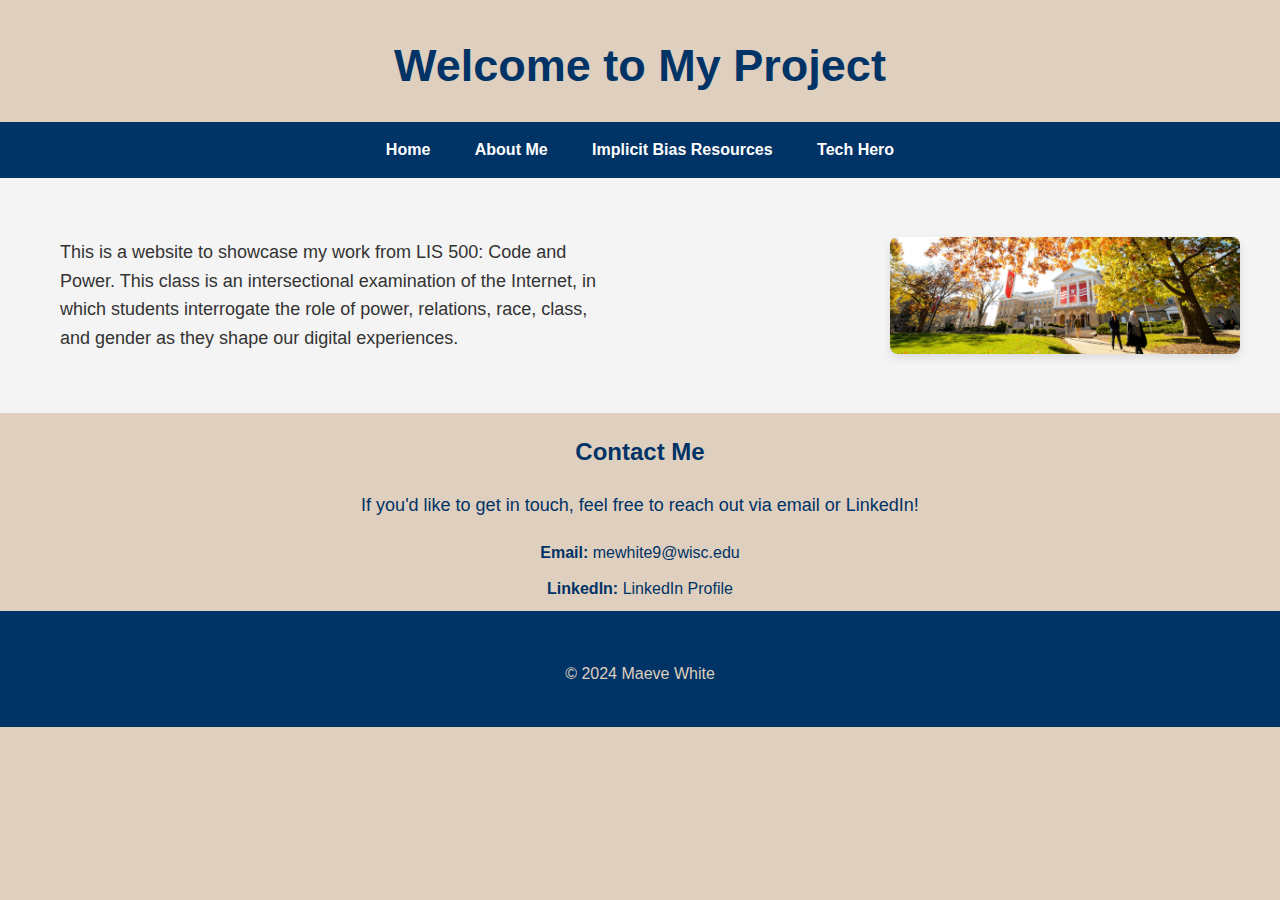
<file: index.html>
<!DOCTYPE html>
<html lang="en">
<head>
    <meta charset="UTF-8">
    <meta name="viewport" content="width=device-width, initial-scale=1.0">
    <title>Welcome to My Website</title>
    <link rel="stylesheet" href="stylepage.css">
</head>
<body>
    <h1>Welcome to My Project</h1>

    <!-- This list should be on every page-->
    <nav>
        <ul>
            <li><a href="index.html">Home</a></li>
            <li><a href="about.html">About Me</a></li>
            <li><a href="resources.html">Implicit Bias Resources</a></li>
            <li><a href="hero.html">Tech Hero</a></li>
        </ul>
    </nav>
    <section id="home">
        <div class="home-content">
            <div class="text-content">
                <p>This is a website to showcase my work from LIS 500: Code and Power.
                This class is an intersectional examination of the Internet, in which students
                interrogate the role of power, relations, race, class, and gender as they shape
                our digital experiences.</p>
            </div>
            <div class="image-content">
                <img src="bascom-fall.jpg" alt="UW Madison" class="lis-image">
            </div>
        </div>
    </section>


      <!--took out phone number-->

    <section id="contact">
        <h2>Contact Me</h2>
        <p>If you'd like to get in touch, feel free to reach out via email or LinkedIn! </p>
        <ul>
            <li><strong>Email:</strong> <a href="mailto:mewhite9@wisc.edu">mewhite9@wisc.edu</a></li>
            <li><strong>LinkedIn:</strong> <a href="https://www.linkedin.com/in/maevewhite2003/" target="_blank">LinkedIn Profile</a></li>
        </ul>
    </section>
    <footer>
        <div class="footer-content">
            <p>&copy; 2024 Maeve White</p>
        </div>
    </footer>
</body>
</html>
</file>
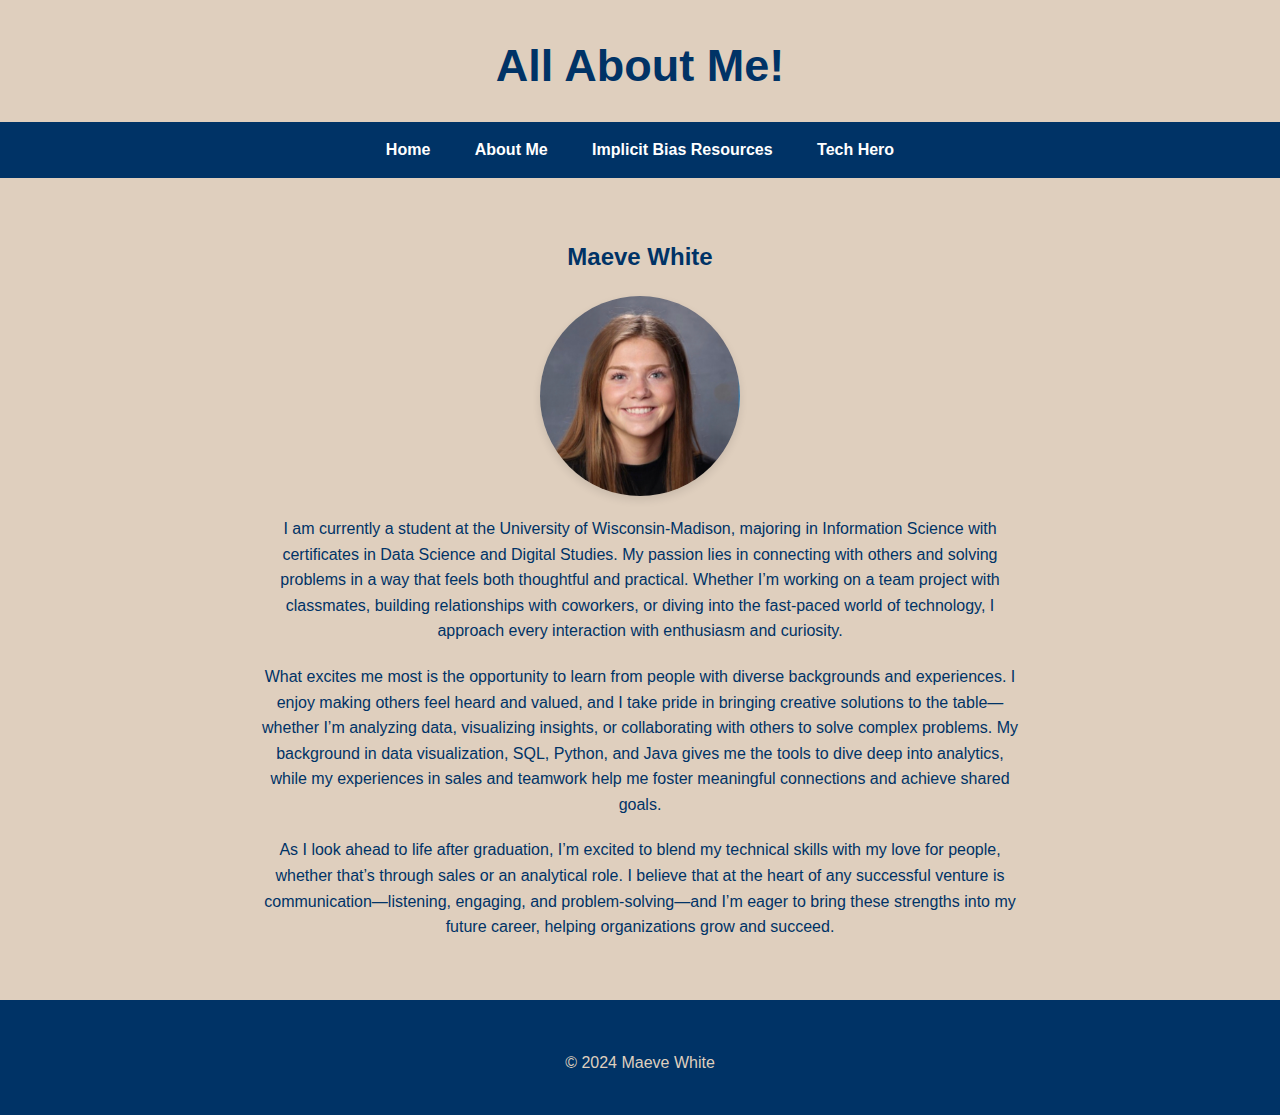
<file: about.html>
<!DOCTYPE html>
<html lang="en">
<head>
    <meta charset="UTF-8">
    <meta name="viewport" content="width=device-width, initial-scale=1.0">
    <title>Welcome to My Website</title>
    <link rel="stylesheet" href="stylepage.css">
</head>
<body>
    <h1>All About Me!</h1>
    <nav>
        <ul>
            <li><a href="index.html">Home</a></li>
            <li><a href="about.html">About Me</a></li>
            <li><a href="resources.html">Implicit Bias Resources</a></li>
            <li><a href="hero.html">Tech Hero</a></li>
        </ul>
    </nav>
    <section id="about">
      <h2>Maeve White</h2>
      <div class="photo">
        <!--Profile Picture--> 
          <img src="IMG_0114.jpg" alt="Your photo" class="profile-pic">
      </div>
      <div class="person-statement">
      <p>
        I am currently a student at the University of Wisconsin-Madison,
        majoring in Information Science with certificates in Data Science and
        Digital Studies. My passion lies in connecting with others and solving problems in a way that
        feels both thoughtful and practical. Whether I’m working on a team project with classmates,
        building relationships with coworkers, or diving into the fast-paced world of technology,
        I approach every interaction with enthusiasm and curiosity.
      </p>
      <p>
        What excites me most is the opportunity to learn from
        people with diverse backgrounds and experiences. I enjoy making
        others feel heard and valued, and I take pride in bringing creative solutions
        to the table—whether I’m analyzing data, visualizing insights, or collaborating
        with others to solve complex problems. My background in data visualization, SQL,
        Python, and Java gives me the tools to dive deep into analytics, while my experiences
        in sales and teamwork help me foster meaningful connections and achieve shared goals.</p>
        <p>
        As I look ahead to life after graduation, I’m excited to blend my technical skills with
        my love for people, whether that’s through sales or an analytical role. I believe that at
        the heart of any successful venture is communication—listening, engaging, and problem-solving—and
        I’m eager to bring these strengths into my future career, helping organizations grow and succeed.
      </p>
    </div>
          </section>

          <footer>
              <div class="footer-content">
                  <p>&copy; 2024 Maeve White</p>
              </div>
          </footer>
</body>
</html>
</file>
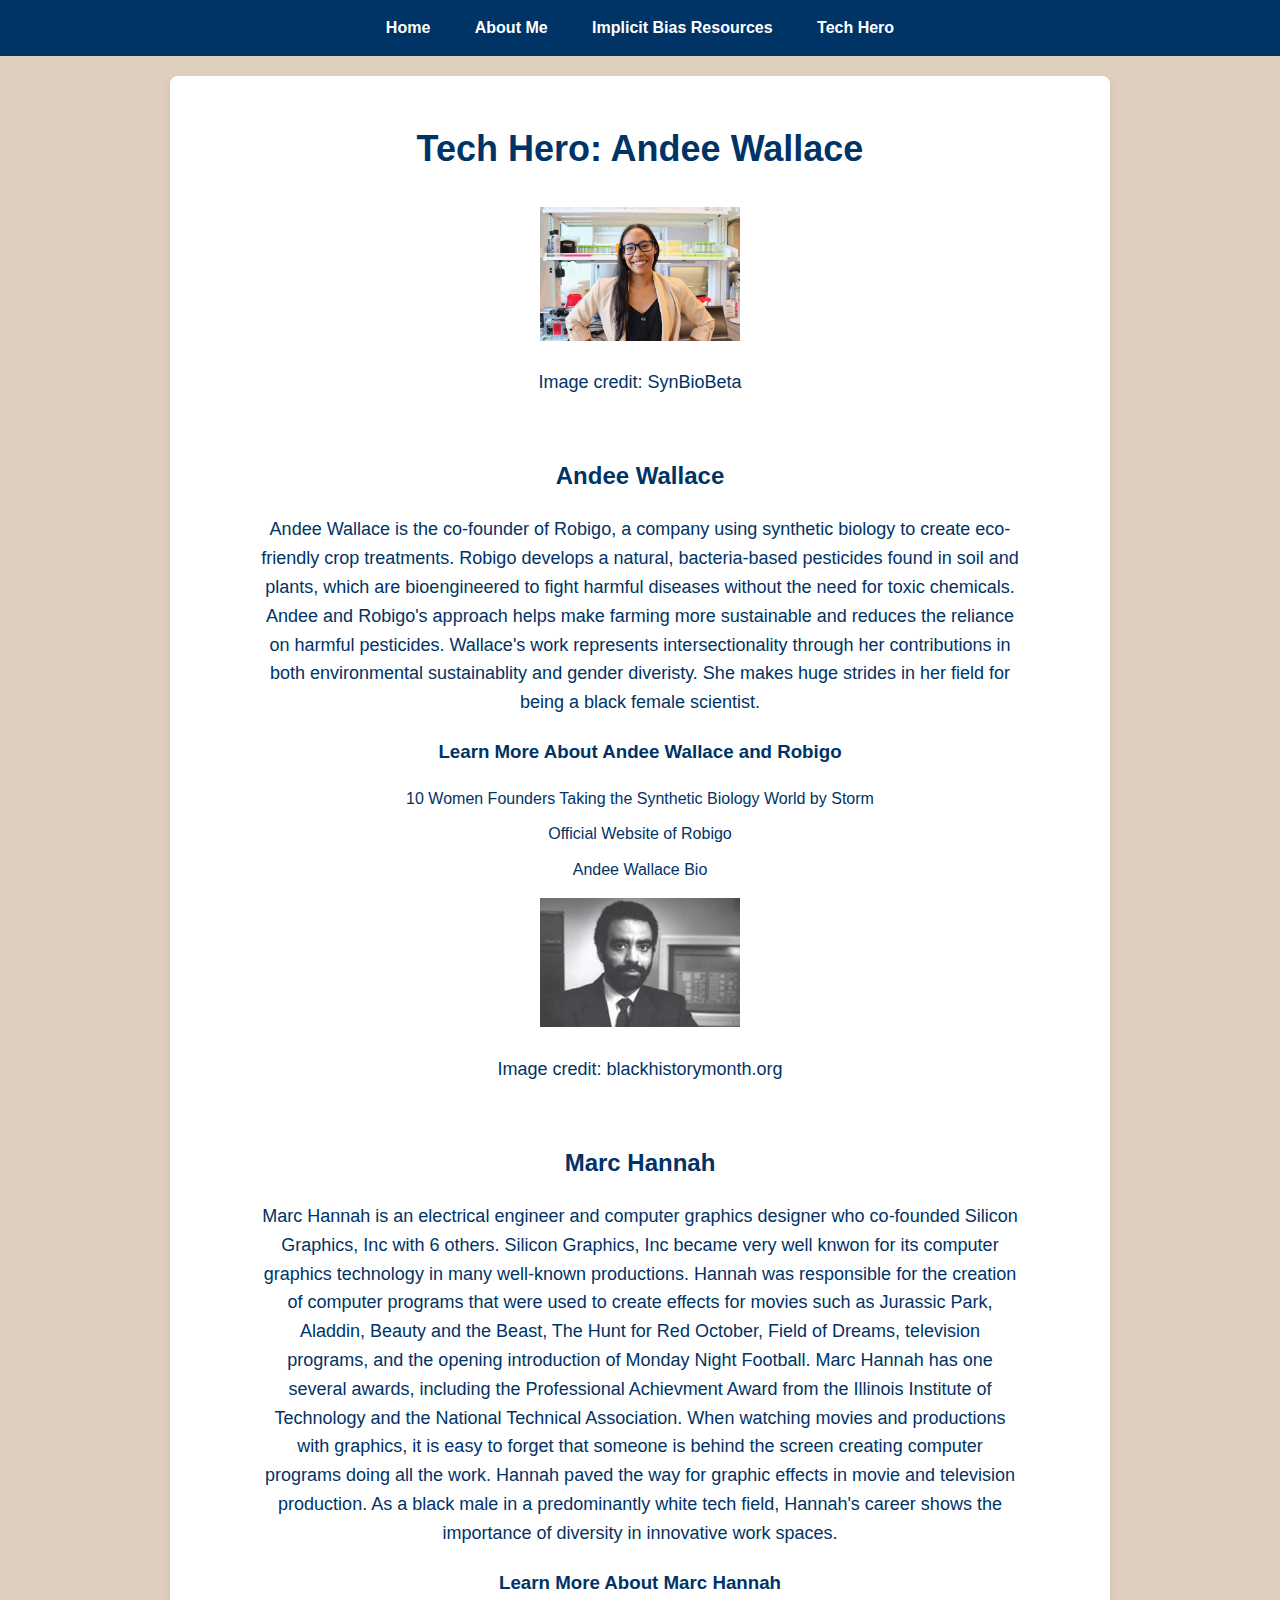
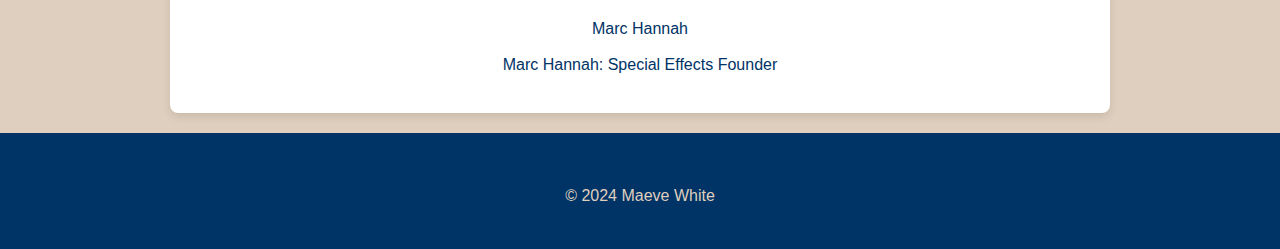
<file: hero.html>
<!DOCTYPE html>
<html lang="en">
<head>
    <meta charset="UTF-8">
    <meta name="viewport" content="width=device-width, initial-scale=1.0">
    <title>Tech Hero: Andee Wallace</title>
    <link rel="stylesheet" href="stylepage.css">
</head>
<body>

    <nav>
        <ul>
          <!--keep navigation bar the same for every page-->
            <li><a href="index.html">Home</a></li>
            <li><a href="about.html">About Me</a></li>
            <li><a href="resources.html">Implicit Bias Resources</a></li>
            <li><a href="hero.html">Tech Hero</a></li>
        </ul>
    </nav>

    <section id="tech-hero">
        <h1>Tech Hero: Andee Wallace</h1>

        <div class="hero">
            <div class="hero-photo">
                <img src="andeewallace.jpg" alt="Andee Wallace" class="hero-pic">
                <p class="image-credit">Image credit: SynBioBeta</p>
            </div>
            <!--how does she play into intersectionality-->
            <div class="hero-bio">
                <h2>Andee Wallace</h2>
                <p>
                    Andee Wallace is the co-founder of Robigo, a company using synthetic biology to create eco-friendly crop treatments. Robigo develops a natural, bacteria-based pesticides found in soil and plants,
                    which are bioengineered to fight harmful diseases without the need for toxic chemicals. Andee and Robigo's approach helps make farming more sustainable and reduces the reliance on harmful pesticides.
                  Wallace's work represents intersectionality through her contributions in both environmental sustainablity and gender diveristy. She makes huge strides in her field for being a black female scientist. </p>

                <h3>Learn More About Andee Wallace and Robigo</h3>
                <ul>
                    <li><a href="https://www.forbes.com/sites/johncumbers/2023/03/28/10-women-founders-taking-the-synthetic-biology-world-by-storm/" target="_blank">10 Women Founders Taking the Synthetic Biology World by Storm</a></li>
                    <li><a href="https://robigo.bio" target="_blank">Official Website of Robigo</a></li>
                    <li><a href="https://www.synbiobeta.com/speakers/andee-wallace" target="_blank">Andee Wallace Bio</a></li>
                </ul>
            </div>
        </div>
        <div class="hero">
            <div class="hero-photo">
                <img src="Marc-Hannah-.jpg" alt="Marc Hannah" class="hero-pic">
                <p class="image-credit">Image credit: blackhistorymonth.org</p>
            </div>
            <!--add why he is important to sectionality-->
            <div class="hero-bio">
                <h2>Marc Hannah</h2>
                <p>Marc Hannah is an electrical engineer and computer graphics designer who co-founded Silicon Graphics, Inc with 6 others. Silicon Graphics, Inc became very well knwon for its computer graphics technology in many well-known productions.
                  Hannah was responsible for the creation of computer programs that were used to create effects for movies such as Jurassic Park, Aladdin, Beauty and the Beast, The Hunt for Red October, Field of Dreams, television programs,
                  and the opening introduction of Monday Night Football. Marc Hannah has one several awards, including the Professional Achievment Award from the Illinois Institute of Technology and the National Technical Association. When watching movies
                  and productions with graphics, it is easy to forget that someone is behind the screen creating computer programs doing all the work. Hannah paved the way for graphic effects in movie and television production. As a black male in a predominantly
                  white tech field, Hannah's career shows the importance of diversity in innovative work spaces.
                </p>


                <h3>Learn More About Marc Hannah</h3>
                <ul>
                    <li><a href="https://www.thehistorymakers.org/biography/marc-hannah-41" target="_blank">Marc Hannah </a></li>
                    <li><a href="https://www.blackhistorymonth.org.uk/article/section/science-and-medicine/marc-hannah-special-effects-founder/" target="_blank">Marc Hannah: Special Effects Founder</a></li>
            </div>
        </div>
    </section>

    <!--Footer on every page-->
    <footer>
        <div class="footer-content">
            <p>&copy; 2024 Maeve White</p>
        </div>
    </footer>

</body>
</html>
</file>
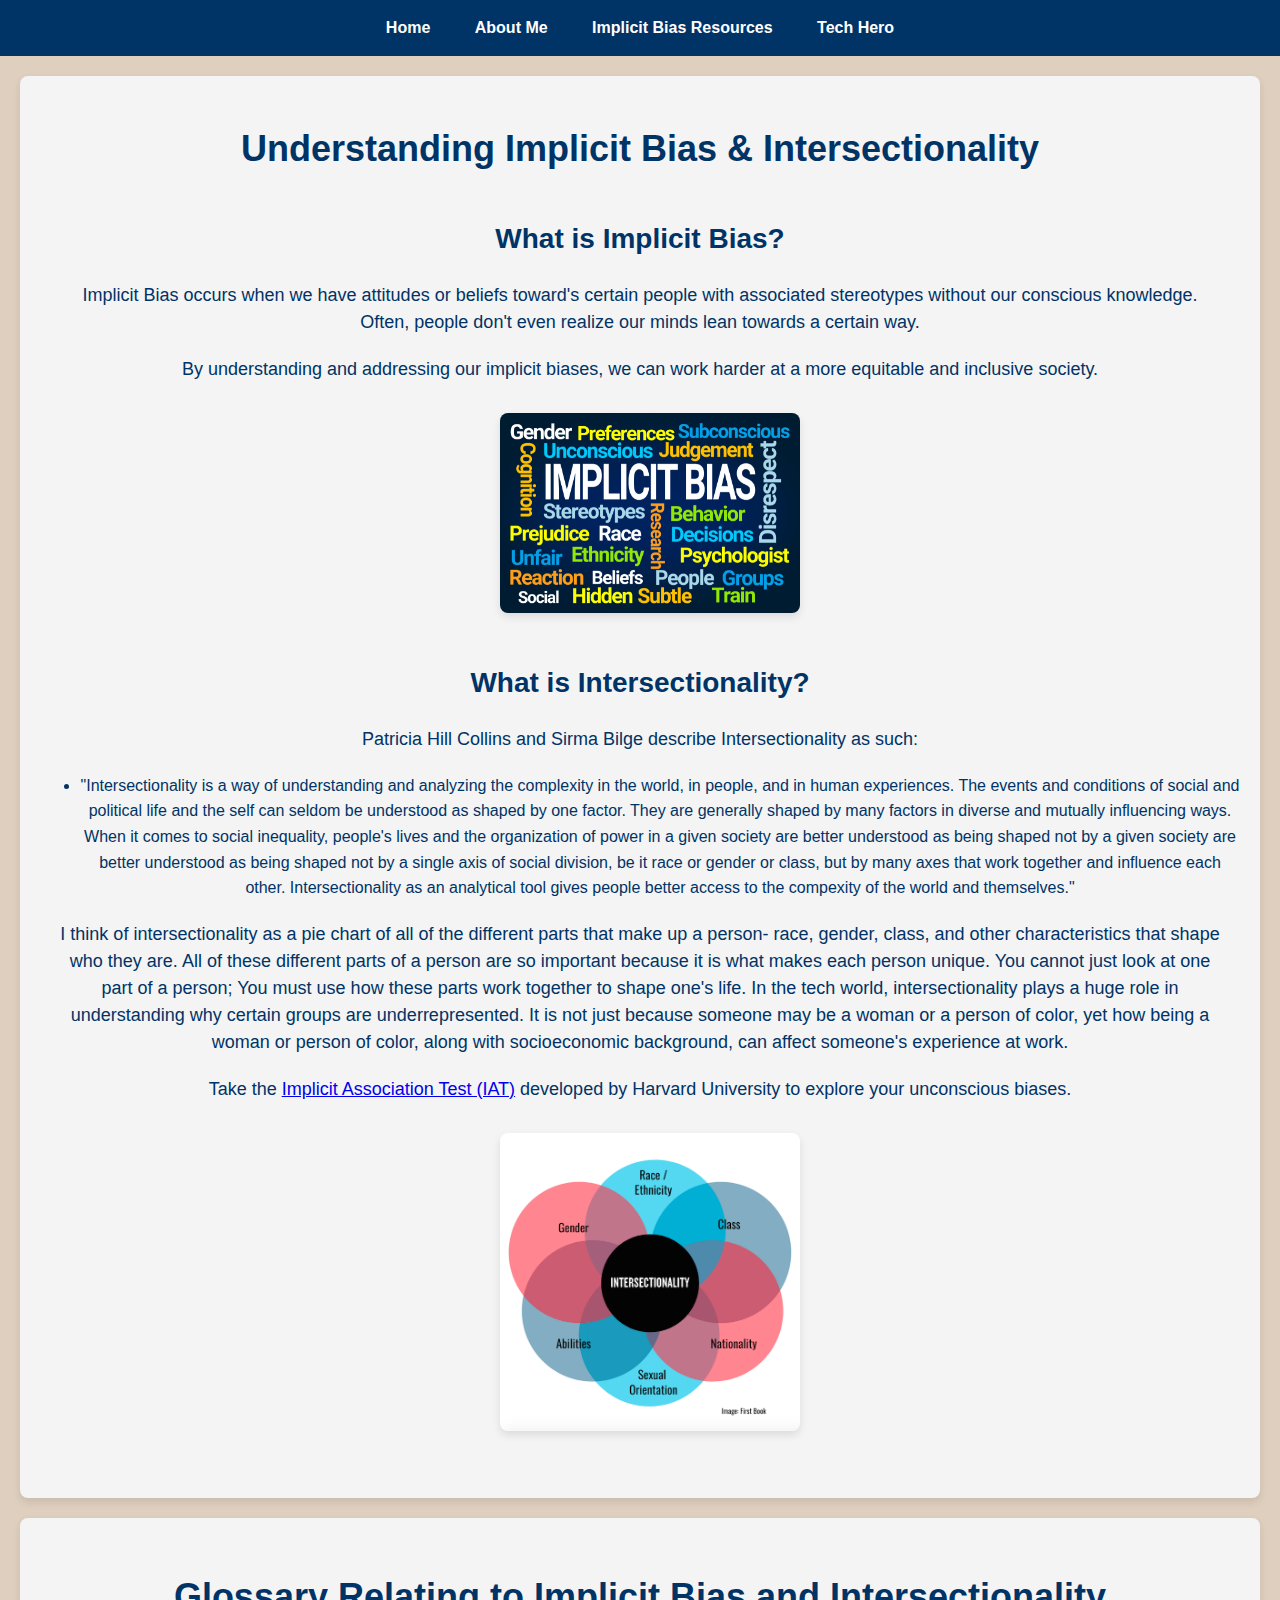
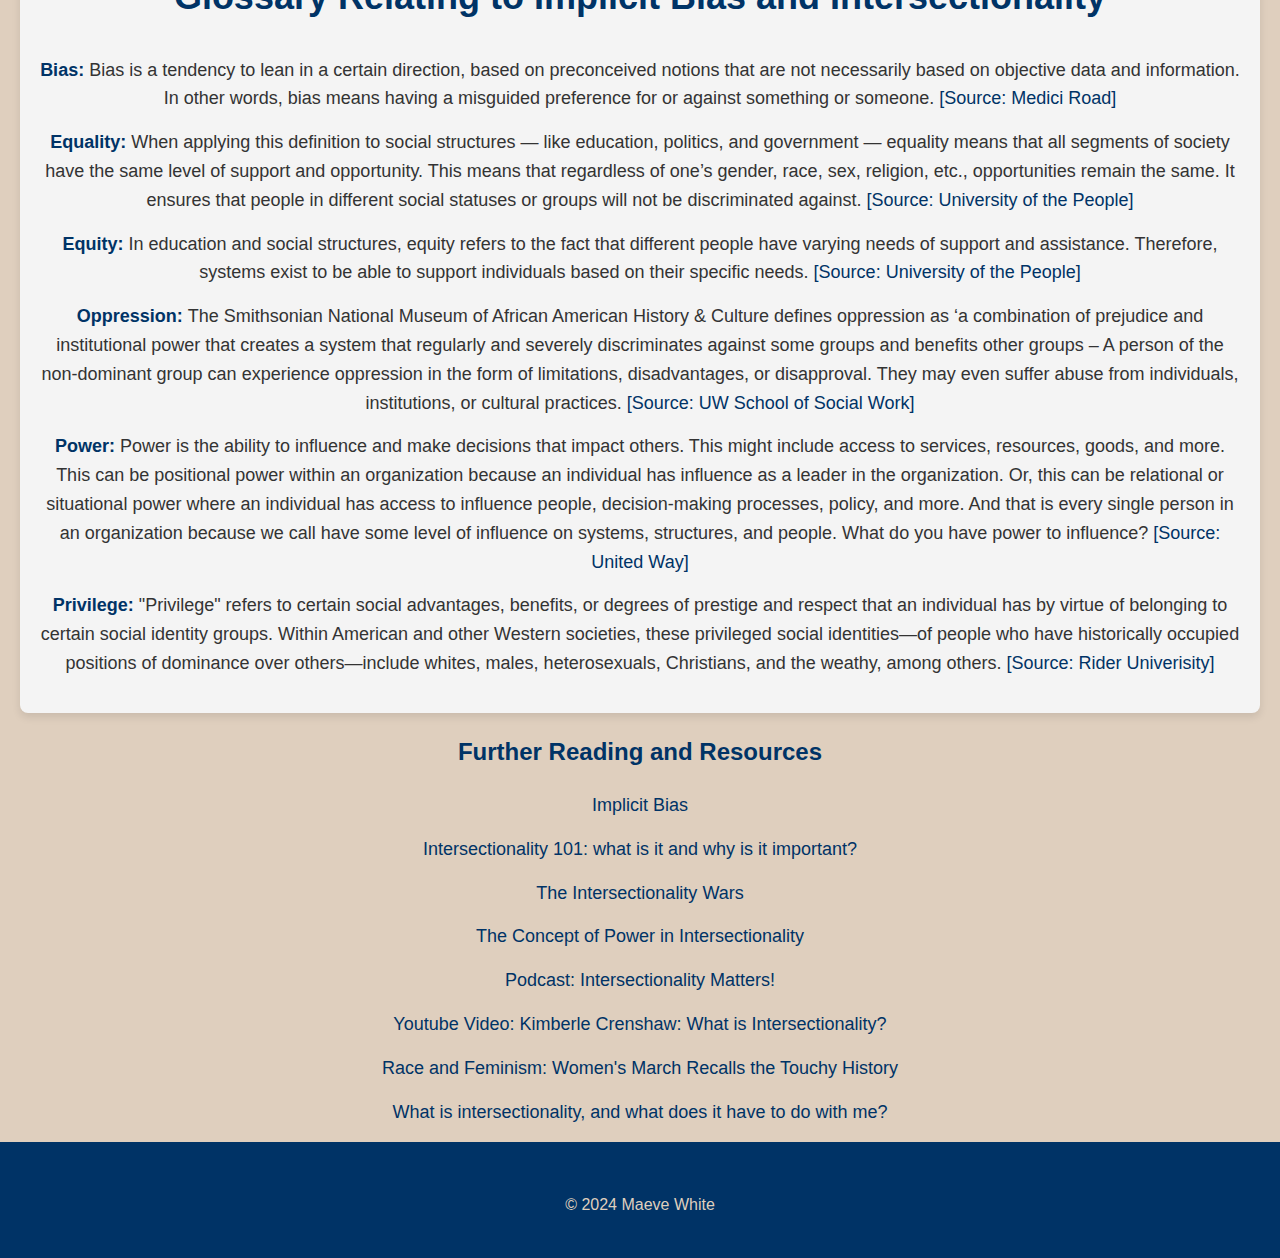
<file: resources.html>
<!DOCTYPE html>
<html lang="en">
<head>
    <meta charset="UTF-8">
    <meta name="viewport" content="width=device-width, initial-scale=1.0">
    <title>Implicit Bias & Intersectionality Resources</title>
    <link rel="stylesheet" href="stylepage.css">
</head>
<body>

    <nav>
        <ul>
            <li><a href="index.html">Home</a></li>
            <li><a href="about.html">About Me</a></li>
            <li><a href="resources.html">Implicit Bias Resources</a></li>
            <li><a href="hero.html">Tech Hero</a></li>
        </ul>
    </nav>

    <section id="resources">
        <h1>Understanding Implicit Bias & Intersectionality</h1>

        <section class="implicit-bias">
            <h2>What is Implicit Bias?</h2>
            <p>
              Implicit Bias occurs when we have attitudes or beliefs toward's certain people with associated
              stereotypes without our conscious knowledge. Often, people don't even realize our minds lean towards a
              certain way.
            </p>
            <p>
              By understanding and addressing our implicit biases, we can work harder at a more equitable and inclusive society.
            </p>
            <img src="implicit-bias.jpg" alt="Implicit Bias" class="resource-image">

        </section>

        <section class="intersectionality">
            <h2>What is Intersectionality?</h2>
            <p>
              <!-- Find out if there is a better way to site this-->
                Patricia Hill Collins and Sirma Bilge describe Intersectionality as such:
                <ul>
                  <li> "Intersectionality is a way of understanding and analyzing the complexity in the world, in people, and in human experiences. The events and conditions of social and political life and the self can seldom be
                    understood as shaped by one factor. They are generally shaped by many factors in diverse and mutually influencing ways. When it comes to social inequality, people's lives and the organization of power in a given society
                    are better understood as being shaped not by a given society are better understood as being shaped not by a single axis of social division, be it race or gender or class, but by many axes that work together and influence each other.
                    Intersectionality as an analytical tool gives people better access to the compexity of the world and themselves."</li>
                  </ul>
            <p>
                I think of intersectionality as a pie chart of all of the different parts that make up a person- race, gender, class, and other characteristics that shape who they are.
                All of these different parts of a person are so important because it is what makes each person unique. You cannot just look at one part of a person; You must use how these parts work together to shape one's life.
                In the tech world, intersectionality plays a huge role in understanding why certain groups are underrepresented. It is not just because someone may be a woman or a person of color, yet how being a woman or person of color, along 
                with socioeconomic background, can affect someone's experience at work.

            </p>
            <p>
             Take the <a href="https://implicit.harvard.edu/implicit/takeatest.html" target="_blank">Implicit Association Test (IAT)</a> developed by Harvard University to explore your unconscious biases.
            </p>
            <img src="intersectionality-image.png" alt="Intersectionality" class="resource-image">
        </section>

    </section>
    <section id= "definitions">
      <h2>Glossary Relating to Implicit Bias and Intersectionality</h2>
      <ul class="definitions-list">
        <li>
          <strong>Bias: </strong>
          Bias is a tendency to lean in a certain direction, based on preconceived notions that are not necessarily based on objective data and information.  In other words, bias means having a misguided
          preference for or against something or someone.
          <a href="https://mediciroad.org/understanding-bias-and-its-impact-on-racial-equity/?gad_source=1&gclid=Cj0KCQjwjY64BhCaARIsAIfc7YZQAkMDG_t_LZm5J1z-YzHB3POJ6SA_FlJhg7lMVCyA0sDFN3NNah4aAu5TEALw_wcB" target="_blank">[Source: Medici Road]</a>
        </li>
        <li>
          <strong>Equality: </strong>
          When applying this definition to social structures — like education, politics, and government — equality means that all segments of society have the same level of support and opportunity. This
          means that regardless of one’s gender, race, sex, religion, etc., opportunities remain the same. It ensures that people in different social statuses or groups will not be discriminated against.
          <a href="https://www.uopeople.edu/blog/equity-vs-equality/?utm_source=google&utm_medium=cpc&utm_campaign=ggl-display_pmax_us&utm_term={adid}&utm_content=&gad_source=1&gclid=Cj0KCQjwjY64BhCaARIsAIfc7YYjnbNoDxqqa1Tv2Cln3XGiwv0yFCatTxT2qKuxhXZgyKsebaVd0YoaAo5lEALw_wcB" target="_blank">[Source: University of the People]</a>
        </li>
        <li>
          <strong>Equity: </strong>
          In education and social structures, equity refers to the fact that different people have varying needs of support and assistance. Therefore, systems exist to be able to support individuals based on their specific needs.
          <a href="https://www.uopeople.edu/blog/equity-vs-equality/?utm_source=google&utm_medium=cpc&utm_campaign=ggl-display_pmax_us&utm_term={adid}&utm_content=&gad_source=1&gclid=Cj0KCQjwjY64BhCaARIsAIfc7YYjnbNoDxqqa1Tv2Cln3XGiwv0yFCatTxT2qKuxhXZgyKsebaVd0YoaAo5lEALw_wcB" target="_blank">[Source: University of the People]</a>
        </li>
        <li>
          <strong>Oppression: </strong>
          The Smithsonian National Museum of African American History & Culture defines oppression as ‘a combination of prejudice and institutional power that creates a system that regularly and severely discriminates
          against some groups and benefits other groups – A person of the non-dominant group can experience oppression in the form of limitations, disadvantages, or disapproval. They may even suffer abuse from individuals,
          institutions, or cultural practices.
          <a href="https://socialwork.uw.edu/admissions/oppression-definition/" target="_blank">[Source: UW School of Social Work]</a>
        </li>
        <li>
          <strong>Power: </strong>
          Power is the ability to influence and make decisions that impact others. This might include access to services, resources, goods, and more. This can be positional power within an organization because an individual
          has influence as a leader in the organization. Or, this can be relational or situational power where an individual has access to influence people, decision-making processes, policy, and more. And that is every single
          person in an organization because we call have some level of influence on systems, structures, and people. What do you have power to influence?
          <a href="https://unitedforscmi.org/day-6-what-is-power-privilege-and-oppression/" target="_blank">[Source: United Way]</a>
        </li>
        <li>
          <strong>Privilege: </strong>
          "Privilege" refers to certain social advantages, benefits, or degrees of prestige and respect that an individual has by virtue of belonging to certain social identity groups. Within American and other
          Western societies, these privileged social identities—of people who have historically occupied positions of dominance over others—include whites, males, heterosexuals, Christians, and the weathy, among others.
          <a href="https://guides.rider.edu/c.php?g=926249&p=6675690" target="_blank">[Source: Rider Univerisity]</a>
        </li>
</section>
<section class="resources-list">
    <h2>Further Reading and Resources</h2>
    <ul>
        <li><a href="https://perception.org/research/implicit-bias/" target="_blank">Implicit Bias</a></li>
        <li><a href="https://www.womankind.org.uk/intersectionality-101-what-is-it-and-why-is-it-important/" target="_blank">Intersectionality 101: what is it and why is it important?</a></li>
        <li><a href="https://www.vox.com/the-highlight/2019/5/20/18542843/intersectionality-conservatism-law-race-gender-discrimination" target="_blank">The Intersectionality Wars</a></li>
        <li><a href="https://thesociology.place/2022/08/09/the-concept-of-power-in-intersectionality/" target="_blank">The Concept of Power in Intersectionality</a></li>
        <li><a href="https://podcasts.apple.com/us/podcast/intersectionality-matters/id1441348908" target="_blank">Podcast: Intersectionality Matters!</a></li>
        <li><a href="https://www.youtube.com/watch?v=ViDtnfQ9FHc" target="_blank">Youtube Video: Kimberle Crenshaw: What is Intersectionality?</a></li>
        <li><a href="https://www.npr.org/sections/codeswitch/2017/01/21/510859909/race-and-feminism-womens-march-recalls-the-touchy-history" target="_blank">Race and Feminism: Women's March Recalls the Touchy History</a></li>
        <li><a href="https://www.ywboston.org/what-is-intersectionality-and-what-does-it-have-to-do-with-me/" target="_blank">What is intersectionality, and what does it have to do with me?</a></li>
    </ul>
</section>

    <footer>
        <div class="footer-content">
            <p>&copy; 2024 Maeve White</p>
        </div>
    </footer>

</body>
</html>
</file>
<file: stylepage.css>
body {
    background-color: #DFCFBE;
    color: #003366;
    font-family: Arial, sans-serif;
    margin: 0;
    padding: 0;
    line-height: 1.6;
    text-align: center;
}

nav ul {
    list-style-type: none;
    padding: 0;
    text-align: center;
    margin: 0;
    background-color: #003366;
    padding: 15px 0;
}

nav ul li {
    display: inline-block;
    margin: 0 20px;
}

nav ul li a {
    text-decoration: none;
    color: #fff;
    font-weight: bold;
}

nav ul li a:hover {
    color: #DFCFBE;
}


h1 {
    font-size: 45px;
    color: #003366;
    margin-bottom: 20px;
}

p {
    font-size: 18px;
    line-height: 1.6;
    padding: 0 20px;
    margin: 20px auto;
}
#home {
    padding: 40px 20px;
    background-color: #f4f4f4;
}

.home-content {
    display: flex;
    align-items: center;
    justify-content: space-between;
    max-width: 1200px;
    margin: 0 auto;
}

.text-content {
    max-width: 600px;
    text-align: left;
}

.text-content p {
    font-size: 18px;
    line-height: 1.6;
    color: #333;
}

.image-content {
    display: flex;
    justify-content: center;
    align-items: center;
}

.lis-image {
    width: 350px;
    height: auto;
    border-radius: 8px;
    box-shadow: 0 4px 8px rgba(0, 0, 0, 0.1);
}
.image-content {
    display: flex;
    justify-content: center;
    align-items: center;
}

.lis-image {
    width: 350px;
    height: auto;
    border-radius: 8px;
    box-shadow: 0 4px 8px rgba(0, 0, 0, 0.1);
}


#about {
    text-align: center;
    margin: 20px auto;
    padding: 20px;
    max-width: 800px;
}

#about p {
    font-size: 16px;
    line-height: 1.6;
    margin: 20px 0;
}

.photo {
    display: block;
    margin: 0 auto;
}

.profile-pic {
    width: 200px;
    height: 200px;
    border-radius: 50%;
   object-fit: cover;
   display: block;
   margin: 0 auto;
   box-shadow: 0 4px 8px rgba(0, 0, 0, 0.1);
}

#about .personal-statement p {
    font-size: 18px;
    line-height: 1.5;
}


#tech-hero {
    margin: 20px auto;
    padding: 20px;
    max-width: 900px;
    background-color: #fff;
    border-radius: 8px;
    box-shadow: 0 4px 8px rgba(0, 0, 0, 0.1);
}

#tech-hero h1 {
    font-size: 36px;
    color: #003366;
    margin-bottom: 30px;
}

.hero {
    display: flex;
    flex-direction: column;
    align-items: center;
    gap: 20px;
    text-align: center;
}

.hero-photo img {
    width: 200px;
    height: auto;
}

.hero-bio {
    max-width: 800px;
}

.hero-bio h2, .hero-bio p {
    text-align: center;
}

.hero-bio ul {
    list-style: none;
    padding-left: 0;
}

.hero-bio ul li {
    margin-bottom: 10px;
}

.hero-bio ul li a {
    text-decoration: none;
    color: #003366;
}

.hero-bio ul li a:hover {
    color: #005f8d;
}


#resources {
    margin: 20px auto;
    padding: 20px;
    background-color: #fff;
    border-radius: 8px;
    box-shadow: 0 4px 8px rgba(0, 0, 0, 0.1);
}

#resources h1 {
    font-size: 40px;
    color: #003366;
    margin-bottom: 30px;
    padding-bottom: 10px;
}

#resources h2 {
    font-size: 28px;
    color: #003366;
    margin-bottom: 20px;
}

#resources p {
    font-size: 18px;
    line-height: 1.5;
    margin-bottom: 20px;
    text-align: center;
}

.resources-list ul {
    list-style: none;
    padding-left: 0;
}

.resources-list ul li {
    font-size: 18px;
    margin-bottom: 15px;
}

.resources-list ul li a {
    color: #003366;
    text-decoration: none;
}

.resources-list ul li a:hover {
    color: #005f8d;
}


#contact ul {
    list-style-type: none;
    padding: 0;
    margin: 0;
}

#contact ul li {
    margin: 10px 0;
}

#contact ul li a {
    text-decoration: none;
    color: #003366;
}

#contact ul li a:hover {
    color: #005f8d;
}

footer {
    background-color: #003366;
    color: #DFCFBE;
    text-align: center;
    padding: 20px 0;
    position: relative;
    bottom: 0;
    width: 100%;
}

footer .footer-content {
    max-width: 1200px;
    margin: 0 auto;
    padding: 10px;
}

footer p {
    font-size: 16px;
    margin-bottom: 10px;
}

footer a {
    color: #DFCFBE;
    text-decoration: none;
    font-weight: bold;
}

footer a:hover {
    color: #fff;
}
#definitions {
    margin: 20px auto;
    padding: 20px;
    max-width: 900px;
    background-color: #fff;
    border-radius: 8px;
    box-shadow: 0 4px 8px rgba(0, 0, 0, 0.1);
}

#definitions h2 {
    font-size: 30px;
    color: #003366;
    margin-bottom: 20px;
    text-align: center;
}

.definitions-list {
    list-style-type: none;
    padding-left: 0;
    margin: 0;
}

.definitions-list li {
    font-size: 18px;
    line-height: 1.6;
    margin-bottom: 15px;
    color: #333;
}

.definitions-list li strong {
    color: #003366;
}

.definitions-list li a {
    text-decoration: none;
    color: #003366;
}

.definitions-list li a:hover {
    color: #005f8d;
}

#resources, #definitions {
    margin: 20px auto;
    padding: 20px;
    max-width: 1200px;
    background-color: #f4f4f4;
    border-radius: 8px;
    box-shadow: 0 4px 8px rgba(0, 0, 0, 0.1);
}

#resources h1, #definitions h2 {
    font-size: 36px;
    color: #003366;
    text-align: center;
    margin-bottom: 30px;
}

.implicit-bias, .intersectionality {
    margin-bottom: 40px;
}

.implicit-bias h2, .intersectionality h2 {
    font-size: 28px;
    color: #003366;
    margin-bottom: 20px;
}

.content {
    display: flex;
    align-items: center;
    justify-content: space-between;
    flex-wrap: wrap;
}

.resource-image {
    width: 300px;
    height: auto;
    border-radius: 8px;
    box-shadow: 0 4px 8px rgba(0, 0, 0, 0.1);
    margin-left: 20px;
    margin-top: 10px;
}

.content p {
    max-width: 600px;
    font-size: 16px;
    line-height: 1.6;
    color: #333;
}
</file>
